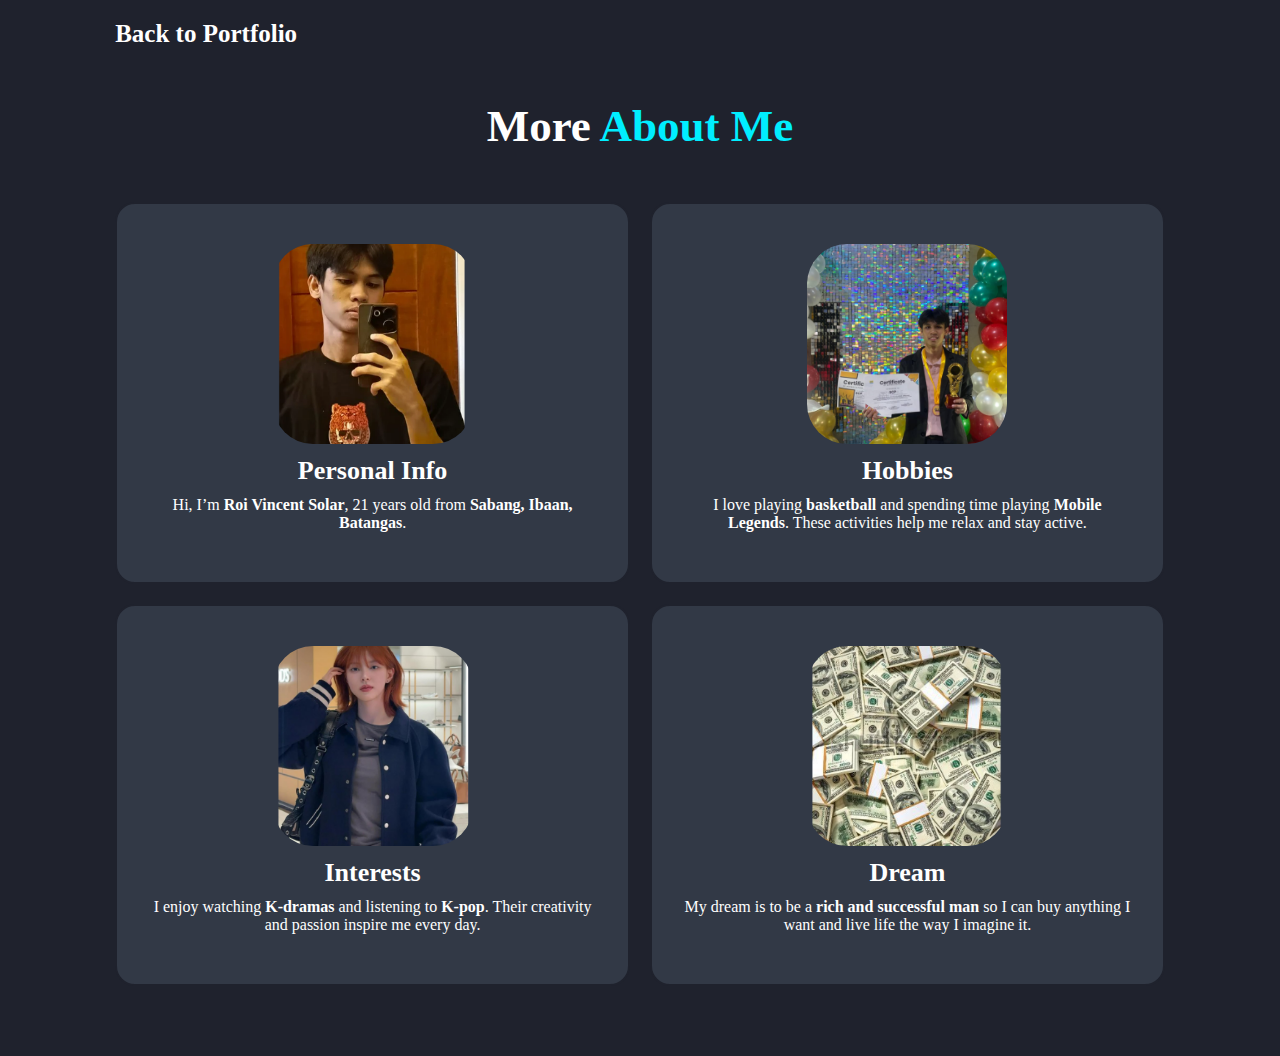
<file: about.html>
<!DOCTYPE html>
<html lang="en">
<head>
  <meta charset="UTF-8">
  <title>About Me - Full Details</title>
  <link rel="stylesheet" href="design.css">
</head>
<body>
  <header class="header">
    <a href="index.html" class="logo">Back to Portfolio</a>
  </header>

  <section class="about-details" id="about-details">
    <h2 class="heading">More <span>About Me</span></h2>

    <div class="about-container">
      <div class="about-box">
        <img src="photko.png" alt="Profile Photo" class="about-phot">
        <h3>Personal Info</h3>
        <p>Hi, I’m <strong>Roi Vincent Solar</strong>, 21 years old from <strong>Sabang, Ibaan, Batangas</strong>.</p>
      </div>

      <div class="about-box">
        <img src="meds.jpg" alt="Profile Photo" class="about-meds">
        <h3>Hobbies</h3>
        <p>I love playing <strong>basketball</strong> and spending time playing <strong>Mobile Legends</strong>. These activities help me relax and stay active.</p>
      </div>

      <div class="about-box">
        <img src="bbk.png" alt="Profile Photo" class="about-bbko">
        <h3>Interests</h3>
        <p>I enjoy watching <strong>K-dramas</strong> and listening to <strong>K-pop</strong>. Their creativity and passion inspire me every day.</p>
      </div>

      <div class="about-box">
        <img src="money.png" alt="Profile Photo" class="about-drem">
        <h3>Dream</h3>
        <p>My dream is to be a <strong>rich and successful man</strong> so I can buy anything I want and live life the way I imagine it.</p>
      </div>
    </div>
  </section>
</body>
</html>
</file>
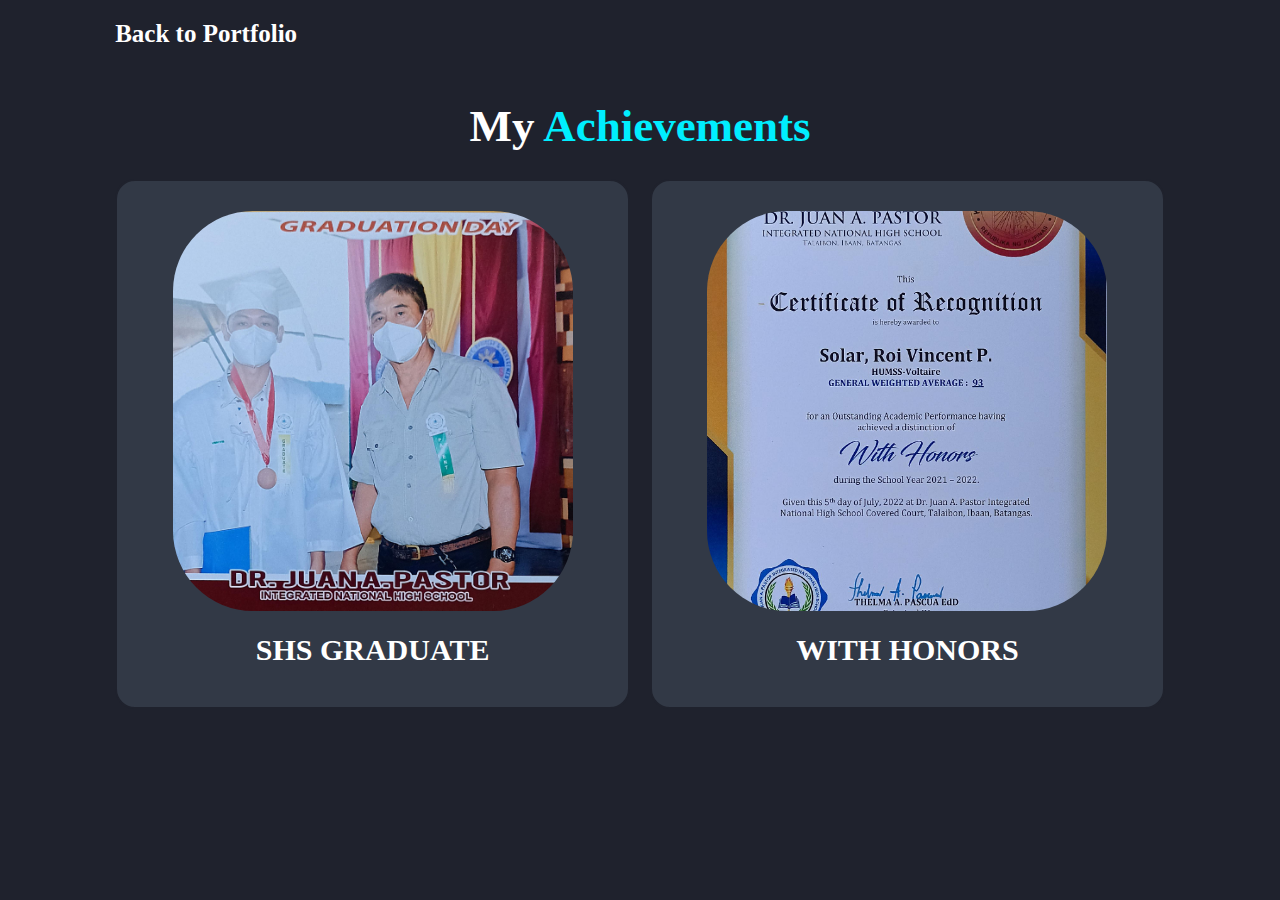
<file: achievements.html>
<!DOCTYPE html>
<html lang="en">
<head>
    <meta charset="UTF-8">
    <title>Achievements</title>
    <link rel="stylesheet" href="design.css">
</head>
<body>
    <header class="header">
    <a href="index.html" class="logo">Back to Portfolio</a>
  </header>

  <section class="achv-details" id="achv-details">
    <h2 class="heading">My <span>Achievements</span></h2>

    <div class="achievem-container">
        <div class="achievem-box">
            <img src="ACH1.jpg" alt="Achievement 1" class="achievem-picone">
            <div class="caption"> 
                <h3>SHS GRADUATE</h3>
            </div>
        </div>
        <div class="achievem-box">
            <img src="ACH2.jpg" alt="Achievement 2" class="achievem-pictwo">
            <div class="caption"> 
                <h3>WITH HONORS</h3>
            </div>
        </div>
    </div>
</section>
</body>
</html>
</file>
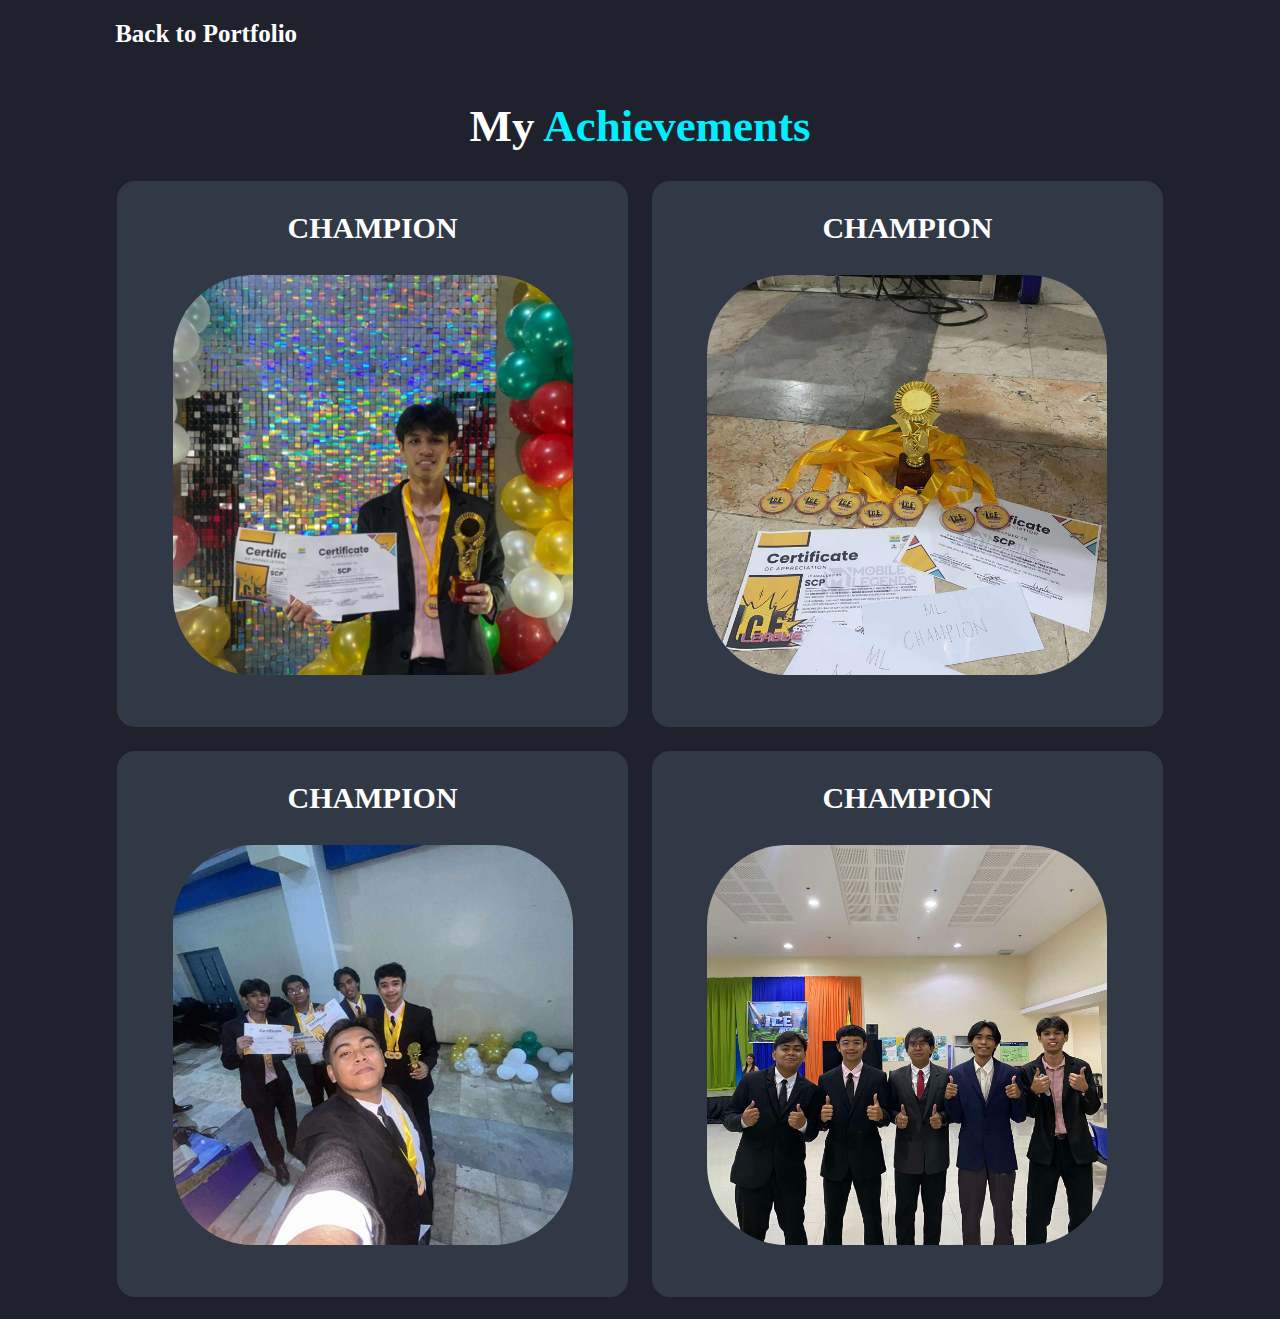
<file: secachv.html>
<!DOCTYPE html>
<html lang="en">
<head>
    <meta charset="UTF-8">
    <title>Achievements</title>
    <link rel="stylesheet" href="design.css">
</head>
<body>
    <header class="header">
    <a href="index.html" class="logo">Back to Portfolio</a>
  </header>

  <section class="secachvs-details" id="secachvs-details">
    <h2 class="heading">My <span>Achievements</span></h2>

    <div class="secachvs-container">
        <div class="secachvs-box">
            <h3>CHAMPION</h3>
            <img src="meds.jpg" alt="Achievement 1" class="secachvs-picone">
            <div class="caption"> 
            </div>
        </div>
        <div class="secachvs-box">
            <h3>CHAMPION</h3>
            <img src="cert.jpg" alt="Achievement 2" class="secachvs-pictwo">
            <div class="caption"> 
            </div>
        </div>
        <div class="secachvs-box">
            <h3>CHAMPION</h3>
            <img src="us.jpg" alt="Achievement 3" class="secachvs-picthree">
            <div class="caption"> 
            </div>
        </div>
        <div class="secachvs-box">
            <h3>CHAMPION</h3>
            <img src="as.jpg" alt="Achievement 4" class="secachvs-picfor">
            <div class="caption"> 
            </div>
        </div>
</file>
<file: design.css>
*{
    margin: 0;
    padding: 0;
    box-sizing: border-box;
    text-decoration: none;
    border: none;
    outline: none;
    scroll-behavior: smooth;
    font-family: 'Poppins', 'san-serif';
}

:root {
    --bg-color: #1f222d;
    --second-bg-color: #323946;
    --text-color: #fff;
    --main-color: #0ef; 
}

html {
    font-size: 62.5%;
    overflow-x: hidden;
}

body {
    background: var(--bg-color);
    color: var(--text-color);
}

section {
    min-height: 100vh;
    padding: 10rem 9% 2rem;
}


.header {
    position: fixed;
    top: 0;
    left: 0;
    width: 100%;
    padding: 2rem 9%;
    background: var(--bg-color);
    display: flex;
    justify-content: space-between;
    align-items: center;
     z-index: 100;
}

.header.sticky {
    border-bottom: .1rem solid rgba(0, 0, 0, .2);
}

.logo {
    font-size: 2.5rem;
    color: var(--text-color);
    font-weight: 600;
    cursor: default;
}

.navbar a {
    font-size: 1.7rem;
    color: var(--text-color);
    margin-left: 4rem;
    transition: .3s;
}

.navbar a:hover,
.navbar a.active{
    color: var(--main-color);
}

#menu-icon {
    font-size: 3.6rem;
    color: var(--text-color); 
    display: none; 
}

.home {
    display: flex;
    justify-content: center;
    align-items: center;
}

.home-img {
    margin-left: 5rem;
    width: 35vw;
    animation: floatImage 4s ease-in-out infinite;
}

@keyframes floatImage {
    0% {
        transform: translateY(0);
    }
    50% {
        transform: translateY(-2.4rem);
    }
    100% {
        transform: translateY(0);
    }
}

.home-content h3 {
    font-size: 3.2rem;
    font-weight: 700;
}

.home-content h3:nth-of-type(2) {
    margin-bottom: 2rem;
}

span {
    color: var(--main-color);
}

.home-content h1 {
    font-size: 5.6rem;
    font-weight: 700;
    line-height: 1.3;
}

.home-content p {
    font-size: 1.6rem;
}

.social-media a {
    display: inline-flex;
    justify-content: center;
    align-items: center;
    width: 4rem;
    height: 4rem;
    background: transparent;
    border: .2rem solid var(--main-color);
    border-radius: 50%;
    font-size: 2rem;
    color: var(--main-color);
    margin: 3rem 1.5rem 3rem 0;
    transition: .5s ease;
}

.social-media a:hover {
    background: var(--main-color);
    color: var(--second-bg-color);
    box-shadow: 0 0 1rem var(--main-color);
}

.btn {
    display: inline-block;
    padding: 1rem 2.8rem;
    background: var(--main-color);
    border-radius: 4rem;
    box-shadow: 0 0 1rem var(--main-color);
    font-size: 1.6rem;
    color: var(--second-bg-color);
    letter-spacing:  .1rem;
    font-weight: 600;
    transition: .5s ease;
}

.btn:hover {
    box-shadow: none;
}

.about {
    display: flex;
    justify-content: center;
    align-items: center;
    gap: 2rem;
    background: var(--second-bg-color);
}

.about-img img {
    width: 25vw;
    margin-right: 15rem;
}

.heading {
    text-align: center;
    font-size: 4.5rem;
}

.about-content h2 {
    margin-left: -100px;
    text-align: left;
    line-height: 1.2;
}

.about-content h3 {
    margin-left: -100px;
    font-size: 2.6rem;
}

.about-content p {
    margin-left: -112px;
    font-size: 1.6rem;
    text-align: left;
    padding: 12px;
}

.skills h2 {
    margin-bottom: 5rem;
}

.skills-container {
    display: flex;
    justify-content: center;
    align-items: center;
    flex-wrap: wrap;
    gap: 2rem;
}

.skills-container .skills-box {
    flex: 1 1 30rem;
    background: var(--second-bg-color);
    padding: 3rem 2rem 4rem;
    border-radius: 2rem;
    text-align: center;
    border: .2rem solid var(--bg-color);
    transition: .5s ease;
}

.skills-container .skills-box:hover {
    border-color: var(--main-color);
    transform: scale(1.02);
}

.skills-box i {
    margin-top: 12px;
    font-size: 7rem;
    color: var(--main-color);
}

.skills-box h3 {
    font-size: 2.6rem;
}

.skills-box p {
    font-size: 1.6rem;
    margin: 1rem 0  3 rem;
}

.work {
    background: var(--second-bg-color);
}

.work h2 {
    margin-bottom: 5rem;   
}

.work-container {
    display: flex;
    justify-content: center;
    align-items: center;
    flex-wrap: wrap;
    gap: 2rem;
}

.work-container .work-box {
    flex: 1 1 30rem;
    background: var(--bg-color);
    padding: 3rem 2rem 4rem;
    border-radius: 2rem;
    text-align: center;
    border: .2rem solid var(--bg-color);
    transition: .5s ease;
}

.work-container .work-box:hover {
    border-color: var(--main-color);
    transform: scale(1.02);
}

.work-box i {
    margin-top: 12px;
    font-size: 7rem;
    color: var(--main-color);
}

.work-box h4 {
    font-size: 2.6rem;
}

.work-box p {
    margin-top: 12px;
    font-size: 1.6rem;
    margin: 1rem 0  3 rem;
}

.experience h2 {
    margin-bottom: 5rem;   
}

.experience-container {
    display: flex;
    justify-content: flex-start;
    align-items: center;
    flex-wrap: wrap;
    gap: 2rem;
}

.experience-container .experience-box {
    flex: 1 1 30rem;
    background: var(--second-bg-color);
    padding: 3rem 2rem 4rem;
    border-radius: 2rem;
    text-align: center;
    border: .2rem solid var(--bg-color);
    transition: .5s ease;
}

.experience-container .experience-box:hover {
    border-color: var(--main-color);
    transform: scale(1.02);
}

.experience-box h5 {
    font-size: 2.6rem;
    margin-bottom: 20px;
}

.experience-box p {
    text-align: justify;
    margin-top: 12px;
    font-size: 20px;
    margin: 1rem 0  3 rem;
}

.achievements {
    background: var(--second-bg-color);
}

.achievements h2 {
    margin-bottom: 5rem;   
}

.achievements-container {
    display: flex;
    justify-content: center;
    align-items: center;
    flex-wrap: wrap;
    gap: 2rem;
}

.achievements-container .achievements-box {
    flex: 1 1 30rem;
    background: var(--bg-color);
    padding: 3rem 2rem 4rem;
    border-radius: 2rem;
    text-align: center;
    border: .2rem solid var(--bg-color);
    transition: .5s ease;
}

.achievements-container .achievements-box:hover {
    border-color: var(--main-color);
    transform: scale(1.02);
}

.achievements-box i {
    margin-top: 12px;
    font-size: 7rem;
    color: var(--main-color);
}

.achievements-box h6 {
    font-size: 2.6rem;
}

.achievements-box p {
    text-align: justify;
    margin-top: 12px;
    font-size: 1.6rem;
    margin: 1rem 0  3 rem;
    margin-bottom: 12px;
}

.footer {
    display: flex;
    justify-content: space-between;
    align-items: center;
    flex-wrap: wrap;
    padding: 2rem 9%;
    background: var(--second-bg-color);
}

.footer-text {
    font-size: 1.6rem;
}

.footer-iconTop a {
    display: inline-flex;
    justify-content: center;
    align-items: center;
    padding: .8rem;
    background: var(--main-color);
    border-radius: .8rem;
    transition: .5s ease;
}

.footer-iconTop a:hover {
    box-shadow: 0 0 1rem var(--main-color);
}

.footer-iconTop a i {
    font-size: 2.4rem;
    color: var(--second-bg-color);
}

@media (max-width: 1200px) {
    html {
        font-size: 55%;
    }
}

@media (max-width: 991px) {
    header {
        padding: 2rem 3%;
    }

    section {
        padding: 10rem 3% 2rem;
    }

    .skills {
        padding-bottom: 7rem;
    }

    .footer {
        padding: 2rem 3%;
    }
}

@media (max-width: 768px) {
    #menu-icon {
        display: block;
    }

    .navbar {
        position: absolute;
        top: 100%;
        left: 0;
        width: 100%;
        padding: 1rem 3%;
        background: var(--bg-color);
        border-top: .1rem solid rgba(0, 0, 0, .2);
        box-shadow: 0 .5rem 1rem rgba(0, 0, 0, .2);
        display: none;
    }

    .navbar.active {
        display: block;
    }

    .navbar a {
        display: block;
        font-size: 2rem;
        margin: 3rem 0;
    }

    .home {
        flex-direction: column;
    }

    .home-content h3 {
        font-size: 2.6rem;
    }

    .home-content h1 {
        font-size: 5rem;
    }

    .home-img img {
        width: 70vw;
        margin-top: 4rem;
    }

    .about {
        flex-direction: column-reverse;
    }

    .about img {
        width: 70vw;
        margin-top: 4rem;
    }

    .skills h2 {
        margin-bottom: 3rem;
    }
}

@media (max-width: 365px) {
    .home-img img {
        width: 90vw;
    }

    .about-img img {
        width: 90vw;
    }

    .footer {
        flex-direction: column-reverse;
    }

    .footer p {
        text-align: center;
        margin-top: 2rem;
    }
}

.about-box h3 {
    font-size: 2.6rem;
}

.about-container {
    width: 100%;
    display: flex;
    justify-content: center;
    align-items: center;
    flex-wrap: wrap;
    gap: 2rem;
}

.about-container .about-box {
    flex: 1 1 40rem;
    background: var(--second-bg-color);
    padding: 4rem 3rem 5rem;
    border-radius: 2rem;
    text-align: center;
    border: .2rem solid var(--bg-color);
    transition: .5s ease;
}

.about-container .about-box:hover {
    border-color: var(--main-color);
    transform: scale(1.02);
}

.about-box p {
    margin-top: 10px;
    font-size: 1.6rem;
    margin: 1rem 0  3 rem;
}

.about-details {
    margin-bottom: 5rem;
}

.about-details h2 {
    margin-bottom: 5rem;
}

.about-phot {
  width: 200px;
  height: 200px;
  border-radius: 20%;
  object-fit: cover;
  margin-bottom: 1rem;
}

.about-meds {
  width: 200px;
  height: 200px;
  border-radius: 20%;
  object-fit: cover;
  margin-bottom: 1rem;
}

.about-bbko {
  width: 200px;
  height: 200px;
  border-radius: 20%;
  object-fit: cover;
  margin-bottom: 1rem;
}

.about-drem {
  width: 200px;
  height: 200px;
  border-radius: 20%;
  object-fit: cover;
  margin-bottom: 1rem;
}

.achv-details h2 {
    margin-bottom: 12pt;
}

.achievem-container {
    width: 100%;
    display: flex;
    justify-content: center;
    align-items: center;
    flex-wrap: wrap;
    gap: 2rem;
    margin-top: 20pt;
}

.achievem-container .achievem-box {
    flex: 1 1 30rem;
    background: var(--second-bg-color);
    padding: 3rem 2rem 4rem;
    border-radius: 2rem;
    text-align: center;
    border: .2rem solid var(--bg-color);
    transition: .5s ease;
}

.achievem-container .achievem-box:hover {
    border-color: var(--main-color);
    transform: scale(1.02);
}

.achievem-picone {
  width: 400px;
  height: 400px;
  border-radius: 20%;
  object-fit: cover;
  margin-bottom: 1rem;
}

.achievem-pictwo {
  width: 400px;
  height: 400px;
  border-radius: 20%;
  object-fit: cover;
  margin-bottom: 1rem;
}

.caption h3 {
    font-size: 3rem;
    margin: 1rem 0  3 rem;
    margin-top: 8pt;
}

.secachvs-details h2 {
    margin-bottom: 12pt;
}

.secachvs-container {
    width: 100%;
    display: flex;
    justify-content: center;
    align-items: center;
    flex-wrap: wrap;
    gap: 2rem;
    margin-top: 20pt;
}

.secachvs-container .secachvs-box {
    flex: 1 1 30rem;
    background: var(--second-bg-color);
    padding: 3rem 2rem 4rem;
    border-radius: 2rem;
    text-align: center;
    border: .2rem solid var(--bg-color);
    transition: .5s ease;
}

.secachvs-container .secachvs-box:hover {
    border-color: var(--main-color);
    transform: scale(1.02);
}

.secachvs-picone {
  width: 400px;
  height: 400px;
  border-radius: 20%;
  object-fit: cover;
  margin-bottom: 1rem;
}

.secachvs-pictwo {
  width: 400px;
  height: 400px;
  border-radius: 20%;
  object-fit: cover;
  margin-bottom: 1rem;
}

.secachvs-picthree {
  width: 400px;
  height: 400px;
  border-radius: 20%;
  object-fit: cover;
  margin-bottom: 1rem;
}

.secachvs-picfor {
  width: 400px;
  height: 400px;
  border-radius: 20%;
  object-fit: cover;
  margin-bottom: 1rem;
}

.secachvs-box h3 {
  font-size: 3rem; 
  font-weight: bold; 
  text-align: center; 
  margin-bottom: 3rem; 
}
</file>
